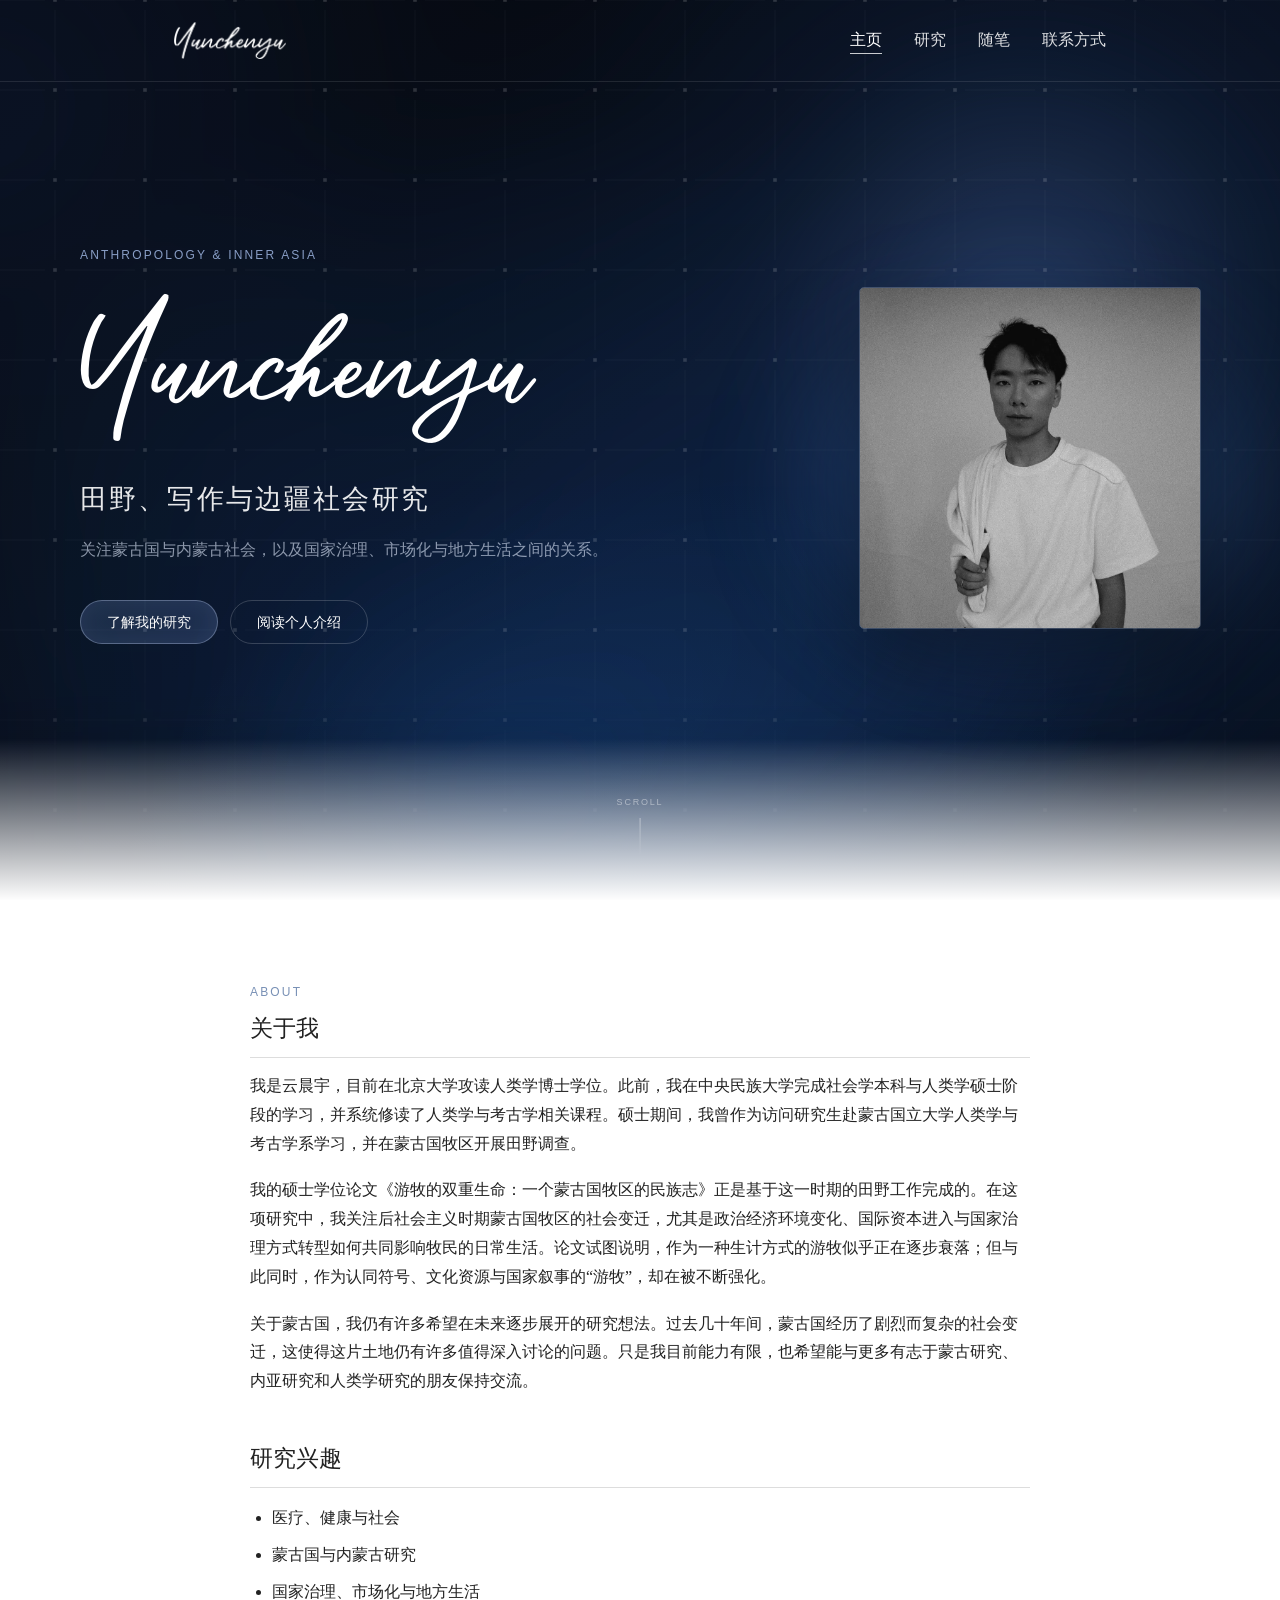
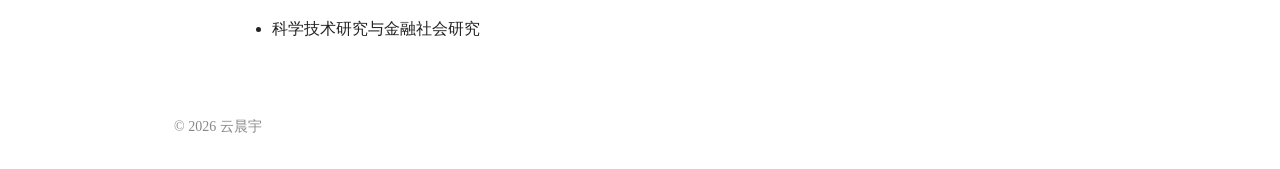
<file: index.html>
<!DOCTYPE html>
<html lang="zh-CN">
<head>
  <meta charset="UTF-8">
  <meta name="viewport" content="width=device-width, initial-scale=1.0">
  <title>云晨宇</title>
  <link rel="stylesheet" href="style.css">
  <script src="particles.js" defer></script>
</head>

<body class="home-page">
  <header class="site-header home-header">
    <nav class="navbar">
      <a class="site-title" href="index.html" aria-label="云晨宇主页">
        <img class="site-signature" src="assets/signature.png" alt="Yun Chenyu">
      </a>
      <div class="nav-links">
        <a href="index.html" aria-current="page">主页</a>
        <a href="research.html">研究</a>
        <a href="essays.html">随笔</a>
        <a href="contact.html">联系方式</a>
      </div>
    </nav>
  </header>

  <section class="home-hero" data-particle-hero aria-labelledby="hero-title">
    <div class="hero-aurora" aria-hidden="true"></div>
    <canvas class="particle-grid" aria-hidden="true"></canvas>

    <div class="hero-shell">
      <div class="hero-copy">
        <p class="hero-kicker">Anthropology &amp; Inner Asia</p>
        <h1 id="hero-title">
          <img class="hero-signature" src="assets/signature.png" alt="Yun Chenyu">
        </h1>
        <p class="hero-lead">田野、写作与边疆社会研究</p>
        <p class="hero-description">
          关注蒙古国与内蒙古社会，以及国家治理、市场化与地方生活之间的关系。
        </p>
        <div class="hero-actions">
          <a class="hero-button hero-button-primary" href="research.html">了解我的研究</a>
          <a class="hero-button hero-button-secondary" href="#about">阅读个人介绍</a>
        </div>
      </div>

      <figure class="hero-portrait">
        <div class="hero-portrait-glow" aria-hidden="true"></div>
        <img src="assets/profile.jpg" alt="云晨宇的个人照片" width="600" height="900" fetchpriority="high" decoding="async">
      </figure>
    </div>

    <a class="hero-scroll" href="#about" aria-label="向下阅读个人介绍">
      <span>Scroll</span>
      <i aria-hidden="true"></i>
    </a>
  </section>

  <main id="about" class="container home-intro">
    <article class="home-intro-copy">
      <p class="section-label">About</p>
      <h2>关于我</h2>

      <p>
        我是云晨宇，目前在北京大学攻读人类学博士学位。此前，我在中央民族大学完成社会学本科与人类学硕士阶段的学习，并系统修读了人类学与考古学相关课程。硕士期间，我曾作为访问研究生赴蒙古国立大学人类学与考古学系学习，并在蒙古国牧区开展田野调查。
      </p>

      <p>
        我的硕士学位论文《游牧的双重生命：一个蒙古国牧区的民族志》正是基于这一时期的田野工作完成的。在这项研究中，我关注后社会主义时期蒙古国牧区的社会变迁，尤其是政治经济环境变化、国际资本进入与国家治理方式转型如何共同影响牧民的日常生活。论文试图说明，作为一种生计方式的游牧似乎正在逐步衰落；但与此同时，作为认同符号、文化资源与国家叙事的“游牧”，却在被不断强化。
      </p>

      <p>
        关于蒙古国，我仍有许多希望在未来逐步展开的研究想法。过去几十年间，蒙古国经历了剧烈而复杂的社会变迁，这使得这片土地仍有许多值得深入讨论的问题。只是我目前能力有限，也希望能与更多有志于蒙古研究、内亚研究和人类学研究的朋友保持交流。
      </p>

      <h2>研究兴趣</h2>

      <ul>
        <li>医疗、健康与社会</li>
        <li>蒙古国与内蒙古研究</li>
        <li>国家治理、市场化与地方生活</li>
        <li>科学技术研究与金融社会研究</li>
      </ul>
    </article>
  </main>

  <footer class="site-footer">
    © 2026 云晨宇
  </footer>
</body>
</html>
</file>
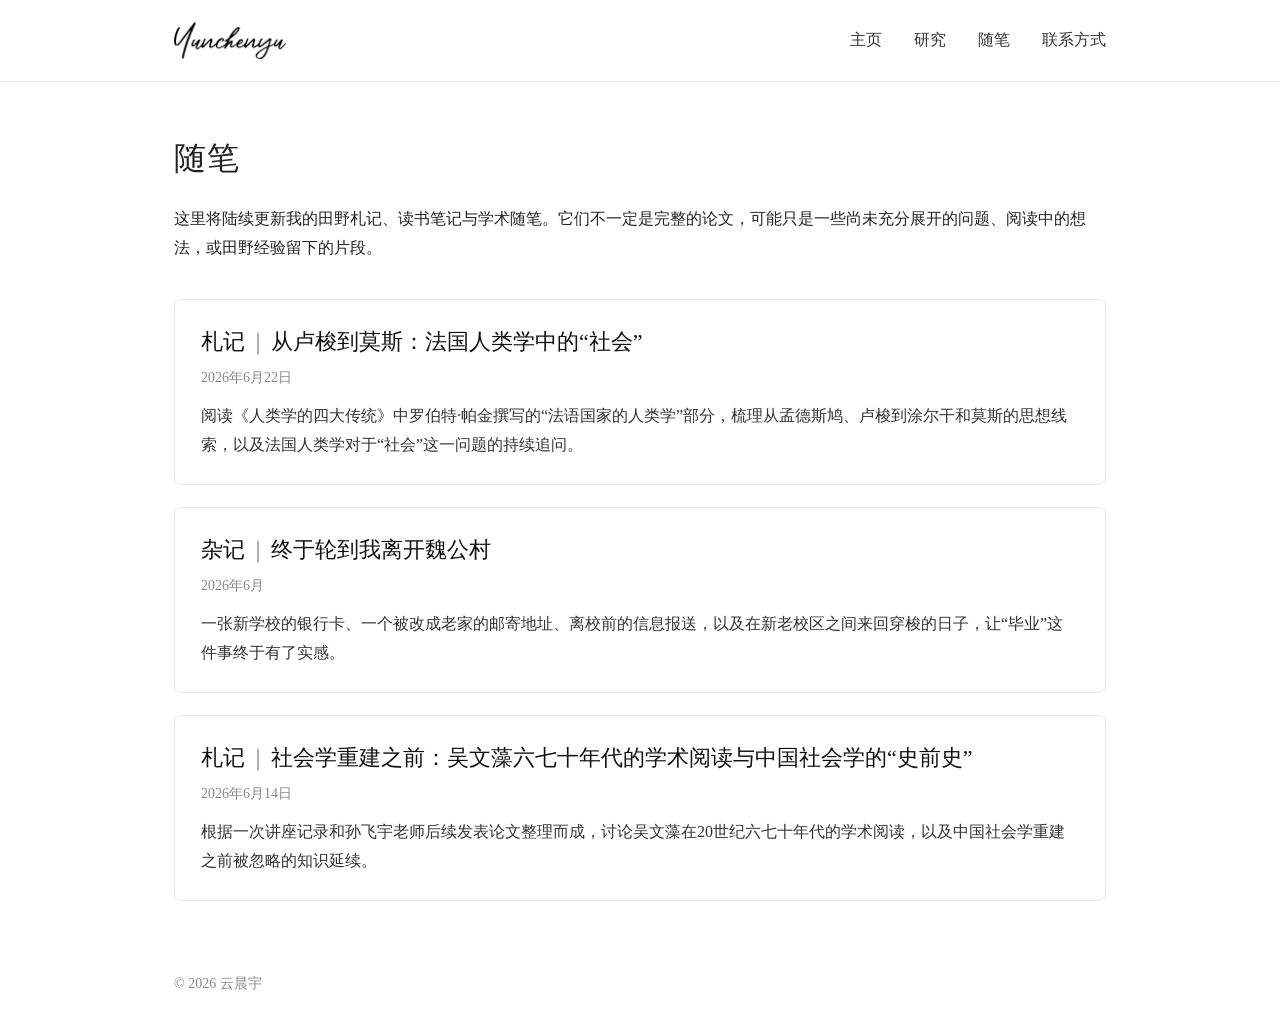
<file: essays.html>
<!DOCTYPE html>
<html lang="zh-CN">
<head>
  <meta charset="UTF-8">
  <meta name="viewport" content="width=device-width, initial-scale=1.0">

  <title>随笔｜云晨宇</title>

  <meta
    name="description"
    content="云晨宇的田野札记、读书笔记与学术随笔。"
  >

  <link rel="stylesheet" href="style.css">
</head>

<body>
  <header class="site-header">
    <nav class="navbar">
      <a class="site-title" href="index.html" aria-label="云晨宇主页">
        <img class="site-signature" src="assets/signature.png" alt="Yun Chenyu">
      </a>

      <div class="nav-links">
        <a href="index.html">主页</a>
        <a href="research.html">研究</a>
        <a href="essays.html">随笔</a>
        <a href="contact.html">联系方式</a>
      </div>
    </nav>
  </header>

  <main class="container">
    <h1>随笔</h1>

    <p>
      这里将陆续更新我的田野札记、读书笔记与学术随笔。它们不一定是完整的论文，可能只是一些尚未充分展开的问题、阅读中的想法，或田野经验留下的片段。
    </p>

    <section class="essay-index">
      <ul class="essay-list">

        <li class="essay-item">
          <a
            class="essay-title"
            href="essays/french-anthropology.html"
          >
            <span class="essay-tag">札记</span><span class="essay-separator">｜</span>从卢梭到莫斯：法国人类学中的“社会”
          </a>

          <span class="essay-date">2026年6月22日</span>

          <p class="essay-summary">
            阅读《人类学的四大传统》中罗伯特·帕金撰写的“法语国家的人类学”部分，梳理从孟德斯鸠、卢梭到涂尔干和莫斯的思想线索，以及法国人类学对于“社会”这一问题的持续追问。
          </p>
        </li>

        <li class="essay-item">
          <a
            class="essay-title"
            href="essays/weigongcun.html"
          >
            <span class="essay-tag">杂记</span><span class="essay-separator">｜</span>终于轮到我离开魏公村
          </a>

          <span class="essay-date">2026年6月</span>

          <p class="essay-summary">
            一张新学校的银行卡、一个被改成老家的邮寄地址、离校前的信息报送，以及在新老校区之间来回穿梭的日子，让“毕业”这件事终于有了实感。
          </p>
        </li>

        <li class="essay-item">
          <a
            class="essay-title"
            href="essays/wu-wenzao-sociology.html"
          >
            <span class="essay-tag">札记</span><span class="essay-separator">｜</span>社会学重建之前：吴文藻六七十年代的学术阅读与中国社会学的“史前史”
          </a>

          <span class="essay-date">2026年6月14日</span>

          <p class="essay-summary">
            根据一次讲座记录和孙飞宇老师后续发表论文整理而成，讨论吴文藻在20世纪六七十年代的学术阅读，以及中国社会学重建之前被忽略的知识延续。
          </p>
        </li>

      </ul>
    </section>
  </main>

  <footer class="site-footer">
    © 2026 云晨宇
  </footer>
</body>
</html>
</file>
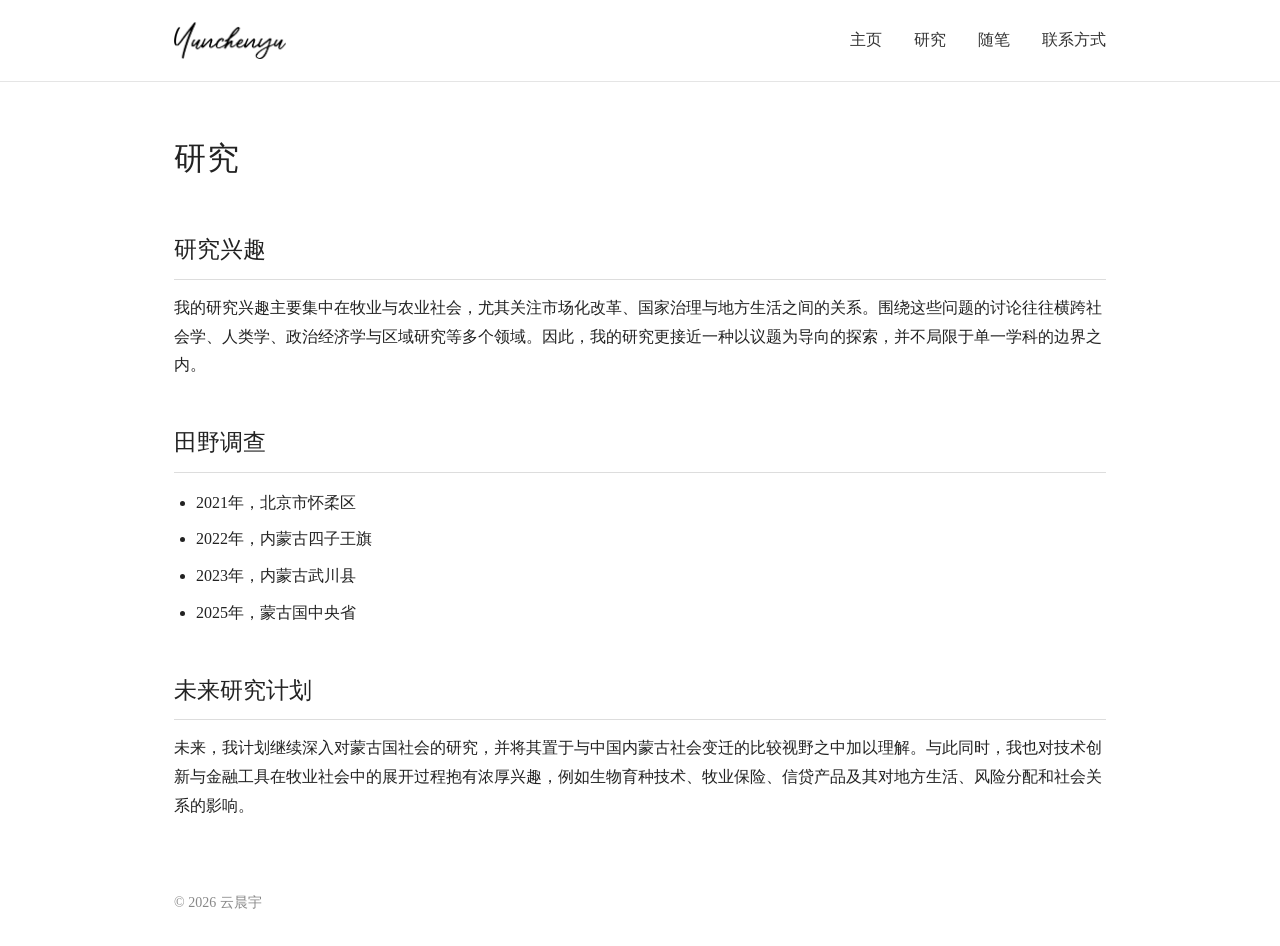
<file: research.html>
<!DOCTYPE html>
<html lang="zh-CN">
<head>
  <meta charset="UTF-8">
  <meta name="viewport" content="width=device-width, initial-scale=1.0">
  <title>研究｜云晨宇</title>
  <link rel="stylesheet" href="style.css">
</head>

<body>
  <header class="site-header">
    <nav class="navbar">
      <a class="site-title" href="index.html" aria-label="云晨宇主页">
        <img class="site-signature" src="assets/signature.png" alt="Yun Chenyu">
      </a>
      <div class="nav-links">
        <a href="index.html">主页</a>
        <a href="research.html">研究</a>
        <a href="essays.html">随笔</a>
        <a href="contact.html">联系方式</a>
      </div>
    </nav>
  </header>

  <main class="container">
    <h1>研究</h1>

    <h2>研究兴趣</h2>

    <p>
      我的研究兴趣主要集中在牧业与农业社会，尤其关注市场化改革、国家治理与地方生活之间的关系。围绕这些问题的讨论往往横跨社会学、人类学、政治经济学与区域研究等多个领域。因此，我的研究更接近一种以议题为导向的探索，并不局限于单一学科的边界之内。
    </p>

    <h2>田野调查</h2>

    <ul>
      <li>2021年，北京市怀柔区</li>
      <li>2022年，内蒙古四子王旗</li>
      <li>2023年，内蒙古武川县</li>
      <li>2025年，蒙古国中央省</li>
    </ul>

    <h2>未来研究计划</h2>

    <p>
      未来，我计划继续深入对蒙古国社会的研究，并将其置于与中国内蒙古社会变迁的比较视野之中加以理解。与此同时，我也对技术创新与金融工具在牧业社会中的展开过程抱有浓厚兴趣，例如生物育种技术、牧业保险、信贷产品及其对地方生活、风险分配和社会关系的影响。
    </p>
  </main>

  <footer class="site-footer">
    © 2026 云晨宇
  </footer>
</body>
</html>
</file>
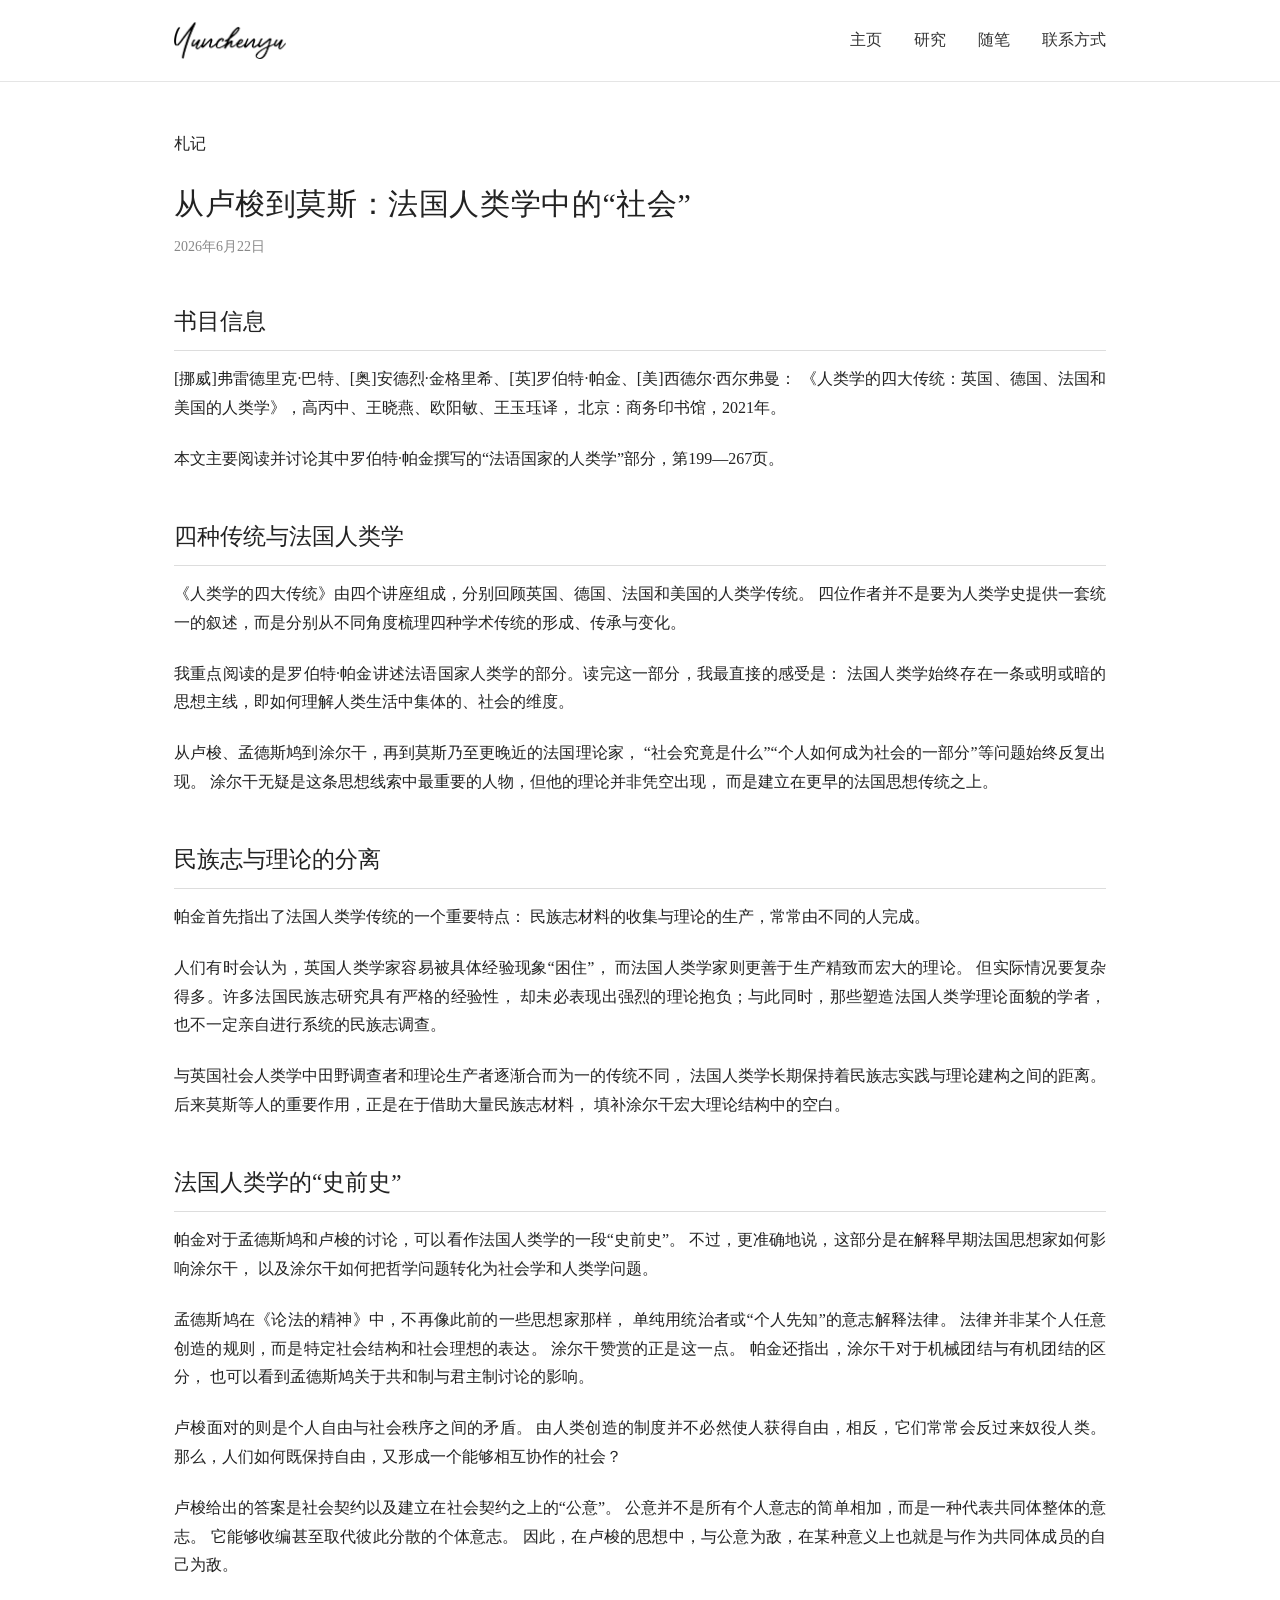
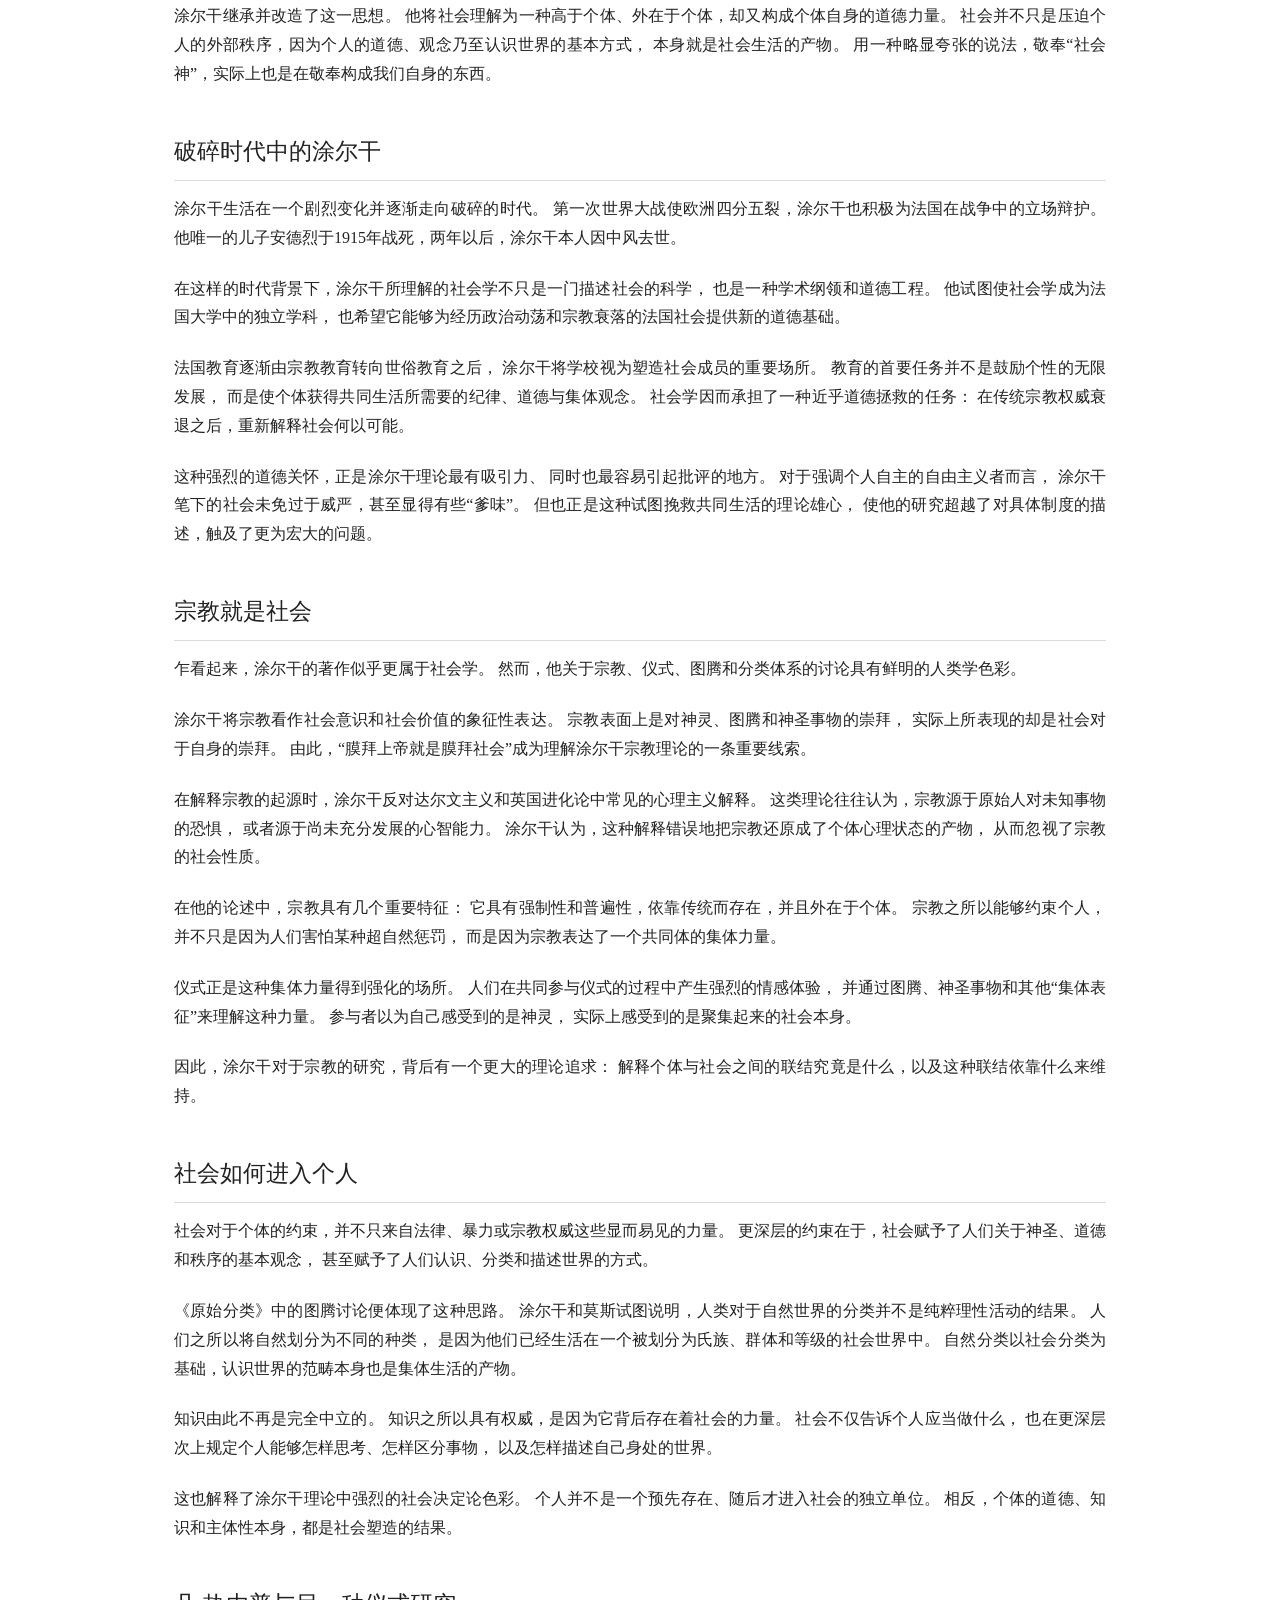
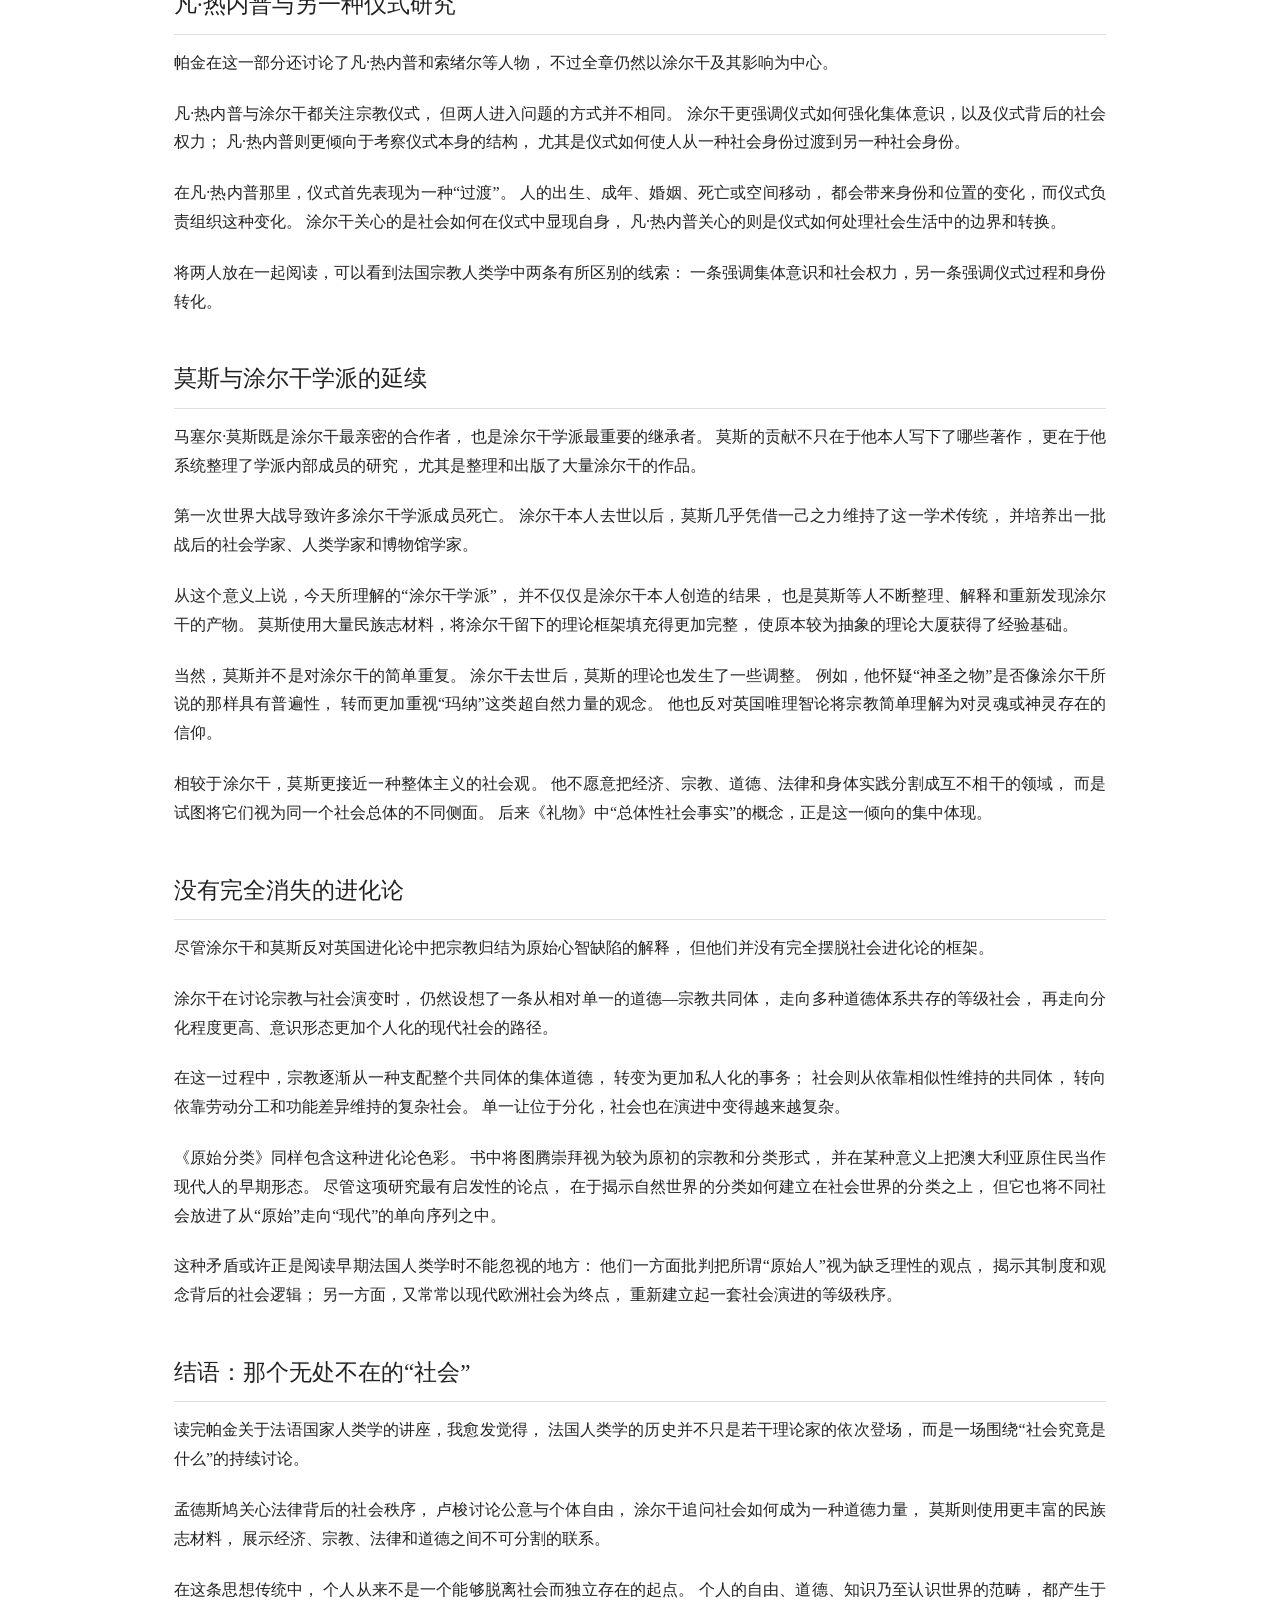
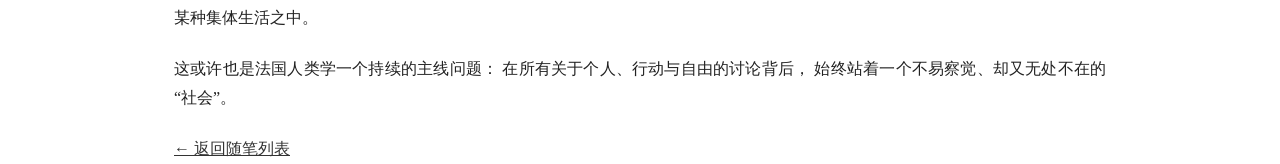
<file: essays/french-anthropology.html>
<!DOCTYPE html>
<html lang="zh-CN">
<head>
  <meta charset="UTF-8">
  <meta name="viewport" content="width=device-width, initial-scale=1.0">

  <title>从卢梭到莫斯：法国人类学中的“社会”｜云晨宇</title>

  <meta
    name="description"
    content="阅读《人类学的四大传统》中罗伯特·帕金所撰“法语国家的人类学”部分的一则札记。"
  >

  <link rel="stylesheet" href="../style.css">
</head>

<body>

  <header class="site-header">
    <nav class="navbar">
      <a class="site-title" href="../index.html" aria-label="云晨宇主页">
        <img class="site-signature" src="../assets/signature.png" alt="Yun Chenyu">
      </a>

      <div class="nav-links">
        <a href="../index.html">主页</a>
        <a href="../research.html">研究</a>
        <a href="../essays.html">随笔</a>
        <a href="../contact.html">联系方式</a>
      </div>
    </nav>
  </header>

  <main class="container">

    <article class="essay-article">

      <header class="essay-header">
        <p class="essay-category">札记</p>

        <h1>从卢梭到莫斯：法国人类学中的“社会”</h1>

        <p class="essay-date">2026年6月22日</p>
      </header>

      <section class="essay-content">

        <h2>书目信息</h2>

        <p>
          [挪威]弗雷德里克·巴特、[奥]安德烈·金格里希、[英]罗伯特·帕金、[美]西德尔·西尔弗曼：
          《人类学的四大传统：英国、德国、法国和美国的人类学》，高丙中、王晓燕、欧阳敏、王玉珏译，
          北京：商务印书馆，2021年。
        </p>

        <p>
          本文主要阅读并讨论其中罗伯特·帕金撰写的“法语国家的人类学”部分，第199—267页。
        </p>

        <h2>四种传统与法国人类学</h2>

        <p>
          《人类学的四大传统》由四个讲座组成，分别回顾英国、德国、法国和美国的人类学传统。
          四位作者并不是要为人类学史提供一套统一的叙述，而是分别从不同角度梳理四种学术传统的形成、传承与变化。
        </p>

        <p>
          我重点阅读的是罗伯特·帕金讲述法语国家人类学的部分。读完这一部分，我最直接的感受是：
          法国人类学始终存在一条或明或暗的思想主线，即如何理解人类生活中集体的、社会的维度。
        </p>

        <p>
          从卢梭、孟德斯鸠到涂尔干，再到莫斯乃至更晚近的法国理论家，
          “社会究竟是什么”“个人如何成为社会的一部分”等问题始终反复出现。
          涂尔干无疑是这条思想线索中最重要的人物，但他的理论并非凭空出现，
          而是建立在更早的法国思想传统之上。
        </p>

        <h2>民族志与理论的分离</h2>

        <p>
          帕金首先指出了法国人类学传统的一个重要特点：
          民族志材料的收集与理论的生产，常常由不同的人完成。
        </p>

        <p>
          人们有时会认为，英国人类学家容易被具体经验现象“困住”，
          而法国人类学家则更善于生产精致而宏大的理论。
          但实际情况要复杂得多。许多法国民族志研究具有严格的经验性，
          却未必表现出强烈的理论抱负；与此同时，那些塑造法国人类学理论面貌的学者，
          也不一定亲自进行系统的民族志调查。
        </p>

        <p>
          与英国社会人类学中田野调查者和理论生产者逐渐合而为一的传统不同，
          法国人类学长期保持着民族志实践与理论建构之间的距离。
          后来莫斯等人的重要作用，正是在于借助大量民族志材料，
          填补涂尔干宏大理论结构中的空白。
        </p>

        <h2>法国人类学的“史前史”</h2>

        <p>
          帕金对于孟德斯鸠和卢梭的讨论，可以看作法国人类学的一段“史前史”。
          不过，更准确地说，这部分是在解释早期法国思想家如何影响涂尔干，
          以及涂尔干如何把哲学问题转化为社会学和人类学问题。
        </p>

        <p>
          孟德斯鸠在《论法的精神》中，不再像此前的一些思想家那样，
          单纯用统治者或“个人先知”的意志解释法律。
          法律并非某个人任意创造的规则，而是特定社会结构和社会理想的表达。
          涂尔干赞赏的正是这一点。
          帕金还指出，涂尔干对于机械团结与有机团结的区分，
          也可以看到孟德斯鸠关于共和制与君主制讨论的影响。
        </p>

        <p>
          卢梭面对的则是个人自由与社会秩序之间的矛盾。
          由人类创造的制度并不必然使人获得自由，相反，它们常常会反过来奴役人类。
          那么，人们如何既保持自由，又形成一个能够相互协作的社会？
        </p>

        <p>
          卢梭给出的答案是社会契约以及建立在社会契约之上的“公意”。
          公意并不是所有个人意志的简单相加，而是一种代表共同体整体的意志。
          它能够收编甚至取代彼此分散的个体意志。
          因此，在卢梭的思想中，与公意为敌，在某种意义上也就是与作为共同体成员的自己为敌。
        </p>

        <p>
          涂尔干继承并改造了这一思想。
          他将社会理解为一种高于个体、外在于个体，却又构成个体自身的道德力量。
          社会并不只是压迫个人的外部秩序，因为个人的道德、观念乃至认识世界的基本方式，
          本身就是社会生活的产物。
          用一种略显夸张的说法，敬奉“社会神”，实际上也是在敬奉构成我们自身的东西。
        </p>

        <h2>破碎时代中的涂尔干</h2>

        <p>
          涂尔干生活在一个剧烈变化并逐渐走向破碎的时代。
          第一次世界大战使欧洲四分五裂，涂尔干也积极为法国在战争中的立场辩护。
          他唯一的儿子安德烈于1915年战死，两年以后，涂尔干本人因中风去世。
        </p>

        <p>
          在这样的时代背景下，涂尔干所理解的社会学不只是一门描述社会的科学，
          也是一种学术纲领和道德工程。
          他试图使社会学成为法国大学中的独立学科，
          也希望它能够为经历政治动荡和宗教衰落的法国社会提供新的道德基础。
        </p>

        <p>
          法国教育逐渐由宗教教育转向世俗教育之后，
          涂尔干将学校视为塑造社会成员的重要场所。
          教育的首要任务并不是鼓励个性的无限发展，
          而是使个体获得共同生活所需要的纪律、道德与集体观念。
          社会学因而承担了一种近乎道德拯救的任务：
          在传统宗教权威衰退之后，重新解释社会何以可能。
        </p>

        <p>
          这种强烈的道德关怀，正是涂尔干理论最有吸引力、
          同时也最容易引起批评的地方。
          对于强调个人自主的自由主义者而言，
          涂尔干笔下的社会未免过于威严，甚至显得有些“爹味”。
          但也正是这种试图挽救共同生活的理论雄心，
          使他的研究超越了对具体制度的描述，触及了更为宏大的问题。
        </p>

        <h2>宗教就是社会</h2>

        <p>
          乍看起来，涂尔干的著作似乎更属于社会学。
          然而，他关于宗教、仪式、图腾和分类体系的讨论具有鲜明的人类学色彩。
        </p>

        <p>
          涂尔干将宗教看作社会意识和社会价值的象征性表达。
          宗教表面上是对神灵、图腾和神圣事物的崇拜，
          实际上所表现的却是社会对于自身的崇拜。
          由此，“膜拜上帝就是膜拜社会”成为理解涂尔干宗教理论的一条重要线索。
        </p>

        <p>
          在解释宗教的起源时，涂尔干反对达尔文主义和英国进化论中常见的心理主义解释。
          这类理论往往认为，宗教源于原始人对未知事物的恐惧，
          或者源于尚未充分发展的心智能力。
          涂尔干认为，这种解释错误地把宗教还原成了个体心理状态的产物，
          从而忽视了宗教的社会性质。
        </p>

        <p>
          在他的论述中，宗教具有几个重要特征：
          它具有强制性和普遍性，依靠传统而存在，并且外在于个体。
          宗教之所以能够约束个人，并不只是因为人们害怕某种超自然惩罚，
          而是因为宗教表达了一个共同体的集体力量。
        </p>

        <p>
          仪式正是这种集体力量得到强化的场所。
          人们在共同参与仪式的过程中产生强烈的情感体验，
          并通过图腾、神圣事物和其他“集体表征”来理解这种力量。
          参与者以为自己感受到的是神灵，
          实际上感受到的是聚集起来的社会本身。
        </p>

        <p>
          因此，涂尔干对于宗教的研究，背后有一个更大的理论追求：
          解释个体与社会之间的联结究竟是什么，以及这种联结依靠什么来维持。
        </p>

        <h2>社会如何进入个人</h2>

        <p>
          社会对于个体的约束，并不只来自法律、暴力或宗教权威这些显而易见的力量。
          更深层的约束在于，社会赋予了人们关于神圣、道德和秩序的基本观念，
          甚至赋予了人们认识、分类和描述世界的方式。
        </p>

        <p>
          《原始分类》中的图腾讨论便体现了这种思路。
          涂尔干和莫斯试图说明，人类对于自然世界的分类并不是纯粹理性活动的结果。
          人们之所以将自然划分为不同的种类，
          是因为他们已经生活在一个被划分为氏族、群体和等级的社会世界中。
          自然分类以社会分类为基础，认识世界的范畴本身也是集体生活的产物。
        </p>

        <p>
          知识由此不再是完全中立的。
          知识之所以具有权威，是因为它背后存在着社会的力量。
          社会不仅告诉个人应当做什么，
          也在更深层次上规定个人能够怎样思考、怎样区分事物，
          以及怎样描述自己身处的世界。
        </p>

        <p>
          这也解释了涂尔干理论中强烈的社会决定论色彩。
          个人并不是一个预先存在、随后才进入社会的独立单位。
          相反，个体的道德、知识和主体性本身，都是社会塑造的结果。
        </p>

        <h2>凡·热内普与另一种仪式研究</h2>

        <p>
          帕金在这一部分还讨论了凡·热内普和索绪尔等人物，
          不过全章仍然以涂尔干及其影响为中心。
        </p>

        <p>
          凡·热内普与涂尔干都关注宗教仪式，
          但两人进入问题的方式并不相同。
          涂尔干更强调仪式如何强化集体意识，以及仪式背后的社会权力；
          凡·热内普则更倾向于考察仪式本身的结构，
          尤其是仪式如何使人从一种社会身份过渡到另一种社会身份。
        </p>

        <p>
          在凡·热内普那里，仪式首先表现为一种“过渡”。
          人的出生、成年、婚姻、死亡或空间移动，
          都会带来身份和位置的变化，而仪式负责组织这种变化。
          涂尔干关心的是社会如何在仪式中显现自身，
          凡·热内普关心的则是仪式如何处理社会生活中的边界和转换。
        </p>

        <p>
          将两人放在一起阅读，可以看到法国宗教人类学中两条有所区别的线索：
          一条强调集体意识和社会权力，另一条强调仪式过程和身份转化。
        </p>

        <h2>莫斯与涂尔干学派的延续</h2>

        <p>
          马塞尔·莫斯既是涂尔干最亲密的合作者，
          也是涂尔干学派最重要的继承者。
          莫斯的贡献不只在于他本人写下了哪些著作，
          更在于他系统整理了学派内部成员的研究，
          尤其是整理和出版了大量涂尔干的作品。
        </p>

        <p>
          第一次世界大战导致许多涂尔干学派成员死亡。
          涂尔干本人去世以后，莫斯几乎凭借一己之力维持了这一学术传统，
          并培养出一批战后的社会学家、人类学家和博物馆学家。
        </p>

        <p>
          从这个意义上说，今天所理解的“涂尔干学派”，
          并不仅仅是涂尔干本人创造的结果，
          也是莫斯等人不断整理、解释和重新发现涂尔干的产物。
          莫斯使用大量民族志材料，将涂尔干留下的理论框架填充得更加完整，
          使原本较为抽象的理论大厦获得了经验基础。
        </p>

        <p>
          当然，莫斯并不是对涂尔干的简单重复。
          涂尔干去世后，莫斯的理论也发生了一些调整。
          例如，他怀疑“神圣之物”是否像涂尔干所说的那样具有普遍性，
          转而更加重视“玛纳”这类超自然力量的观念。
          他也反对英国唯理智论将宗教简单理解为对灵魂或神灵存在的信仰。
        </p>

        <p>
          相较于涂尔干，莫斯更接近一种整体主义的社会观。
          他不愿意把经济、宗教、道德、法律和身体实践分割成互不相干的领域，
          而是试图将它们视为同一个社会总体的不同侧面。
          后来《礼物》中“总体性社会事实”的概念，正是这一倾向的集中体现。
        </p>

        <h2>没有完全消失的进化论</h2>

        <p>
          尽管涂尔干和莫斯反对英国进化论中把宗教归结为原始心智缺陷的解释，
          但他们并没有完全摆脱社会进化论的框架。
        </p>

        <p>
          涂尔干在讨论宗教与社会演变时，
          仍然设想了一条从相对单一的道德—宗教共同体，
          走向多种道德体系共存的等级社会，
          再走向分化程度更高、意识形态更加个人化的现代社会的路径。
        </p>

        <p>
          在这一过程中，宗教逐渐从一种支配整个共同体的集体道德，
          转变为更加私人化的事务；
          社会则从依靠相似性维持的共同体，
          转向依靠劳动分工和功能差异维持的复杂社会。
          单一让位于分化，社会也在演进中变得越来越复杂。
        </p>

        <p>
          《原始分类》同样包含这种进化论色彩。
          书中将图腾崇拜视为较为原初的宗教和分类形式，
          并在某种意义上把澳大利亚原住民当作现代人的早期形态。
          尽管这项研究最有启发性的论点，
          在于揭示自然世界的分类如何建立在社会世界的分类之上，
          但它也将不同社会放进了从“原始”走向“现代”的单向序列之中。
        </p>

        <p>
          这种矛盾或许正是阅读早期法国人类学时不能忽视的地方：
          他们一方面批判把所谓“原始人”视为缺乏理性的观点，
          揭示其制度和观念背后的社会逻辑；
          另一方面，又常常以现代欧洲社会为终点，
          重新建立起一套社会演进的等级秩序。
        </p>

        <h2>结语：那个无处不在的“社会”</h2>

        <p>
          读完帕金关于法语国家人类学的讲座，我愈发觉得，
          法国人类学的历史并不只是若干理论家的依次登场，
          而是一场围绕“社会究竟是什么”的持续讨论。
        </p>

        <p>
          孟德斯鸠关心法律背后的社会秩序，
          卢梭讨论公意与个体自由，
          涂尔干追问社会如何成为一种道德力量，
          莫斯则使用更丰富的民族志材料，
          展示经济、宗教、法律和道德之间不可分割的联系。
        </p>

        <p>
          在这条思想传统中，
          个人从来不是一个能够脱离社会而独立存在的起点。
          个人的自由、道德、知识乃至认识世界的范畴，
          都产生于某种集体生活之中。
        </p>

        <p>
          这或许也是法国人类学一个持续的主线问题：
          在所有关于个人、行动与自由的讨论背后，
          始终站着一个不易察觉、却又无处不在的“社会”。
        </p>

      </section>

      <footer class="essay-footer">
        <a href="../essays.html">← 返回随笔列表</a>
      </footer>

    </article>

  </main>

</body>
</html>
</file>
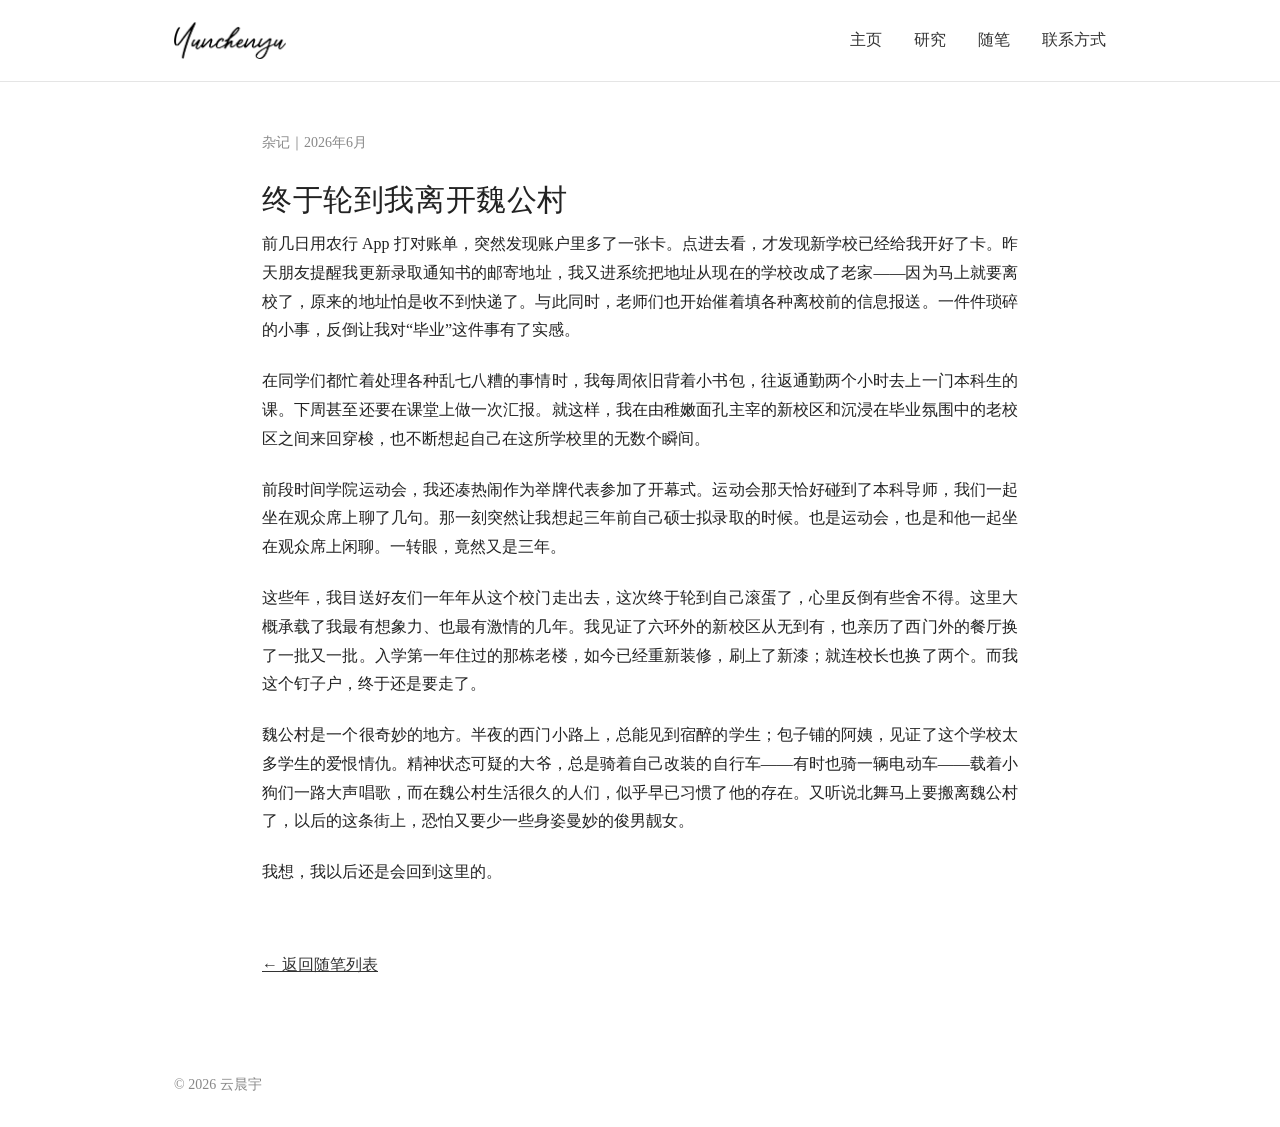
<file: essays/weigongcun.html>
<!DOCTYPE html>
<html lang="zh-CN">
<head>
  <meta charset="UTF-8">
  <meta name="viewport" content="width=device-width, initial-scale=1.0">
  <title>终于轮到我离开魏公村｜云晨宇</title>
  <link rel="stylesheet" href="../style.css">
</head>

<body>
  <header class="site-header">
    <nav class="navbar">
      <a class="site-title" href="../index.html" aria-label="云晨宇主页">
        <img class="site-signature" src="../assets/signature.png" alt="Yun Chenyu">
      </a>

      <div class="nav-links">
        <a href="../index.html">主页</a>
        <a href="../research.html">研究</a>
        <a href="../essays.html">随笔</a>
        <a href="../contact.html">联系方式</a>
      </div>
    </nav>
  </header>

  <main class="container essay-page">
    <article class="essay-article">
      <p class="essay-meta">杂记｜2026年6月</p>

      <h1>终于轮到我离开魏公村</h1>

      <p>
        前几日用农行 App 打对账单，突然发现账户里多了一张卡。点进去看，才发现新学校已经给我开好了卡。昨天朋友提醒我更新录取通知书的邮寄地址，我又进系统把地址从现在的学校改成了老家——因为马上就要离校了，原来的地址怕是收不到快递了。与此同时，老师们也开始催着填各种离校前的信息报送。一件件琐碎的小事，反倒让我对“毕业”这件事有了实感。
      </p>

      <p>
        在同学们都忙着处理各种乱七八糟的事情时，我每周依旧背着小书包，往返通勤两个小时去上一门本科生的课。下周甚至还要在课堂上做一次汇报。就这样，我在由稚嫩面孔主宰的新校区和沉浸在毕业氛围中的老校区之间来回穿梭，也不断想起自己在这所学校里的无数个瞬间。
      </p>

      <p>
        前段时间学院运动会，我还凑热闹作为举牌代表参加了开幕式。运动会那天恰好碰到了本科导师，我们一起坐在观众席上聊了几句。那一刻突然让我想起三年前自己硕士拟录取的时候。也是运动会，也是和他一起坐在观众席上闲聊。一转眼，竟然又是三年。
      </p>

      <p>
        这些年，我目送好友们一年年从这个校门走出去，这次终于轮到自己滚蛋了，心里反倒有些舍不得。这里大概承载了我最有想象力、也最有激情的几年。我见证了六环外的新校区从无到有，也亲历了西门外的餐厅换了一批又一批。入学第一年住过的那栋老楼，如今已经重新装修，刷上了新漆；就连校长也换了两个。而我这个钉子户，终于还是要走了。
      </p>

      <p>
        魏公村是一个很奇妙的地方。半夜的西门小路上，总能见到宿醉的学生；包子铺的阿姨，见证了这个学校太多学生的爱恨情仇。精神状态可疑的大爷，总是骑着自己改装的自行车——有时也骑一辆电动车——载着小狗们一路大声唱歌，而在魏公村生活很久的人们，似乎早已习惯了他的存在。又听说北舞马上要搬离魏公村了，以后的这条街上，恐怕又要少一些身姿曼妙的俊男靓女。
      </p>

      <p>
        我想，我以后还是会回到这里的。
      </p>

      <p class="back-link">
        <a href="../essays.html">← 返回随笔列表</a>
      </p>
    </article>
  </main>

  <footer class="site-footer">
    © 2026 云晨宇
  </footer>
</body>
</html>
</file>
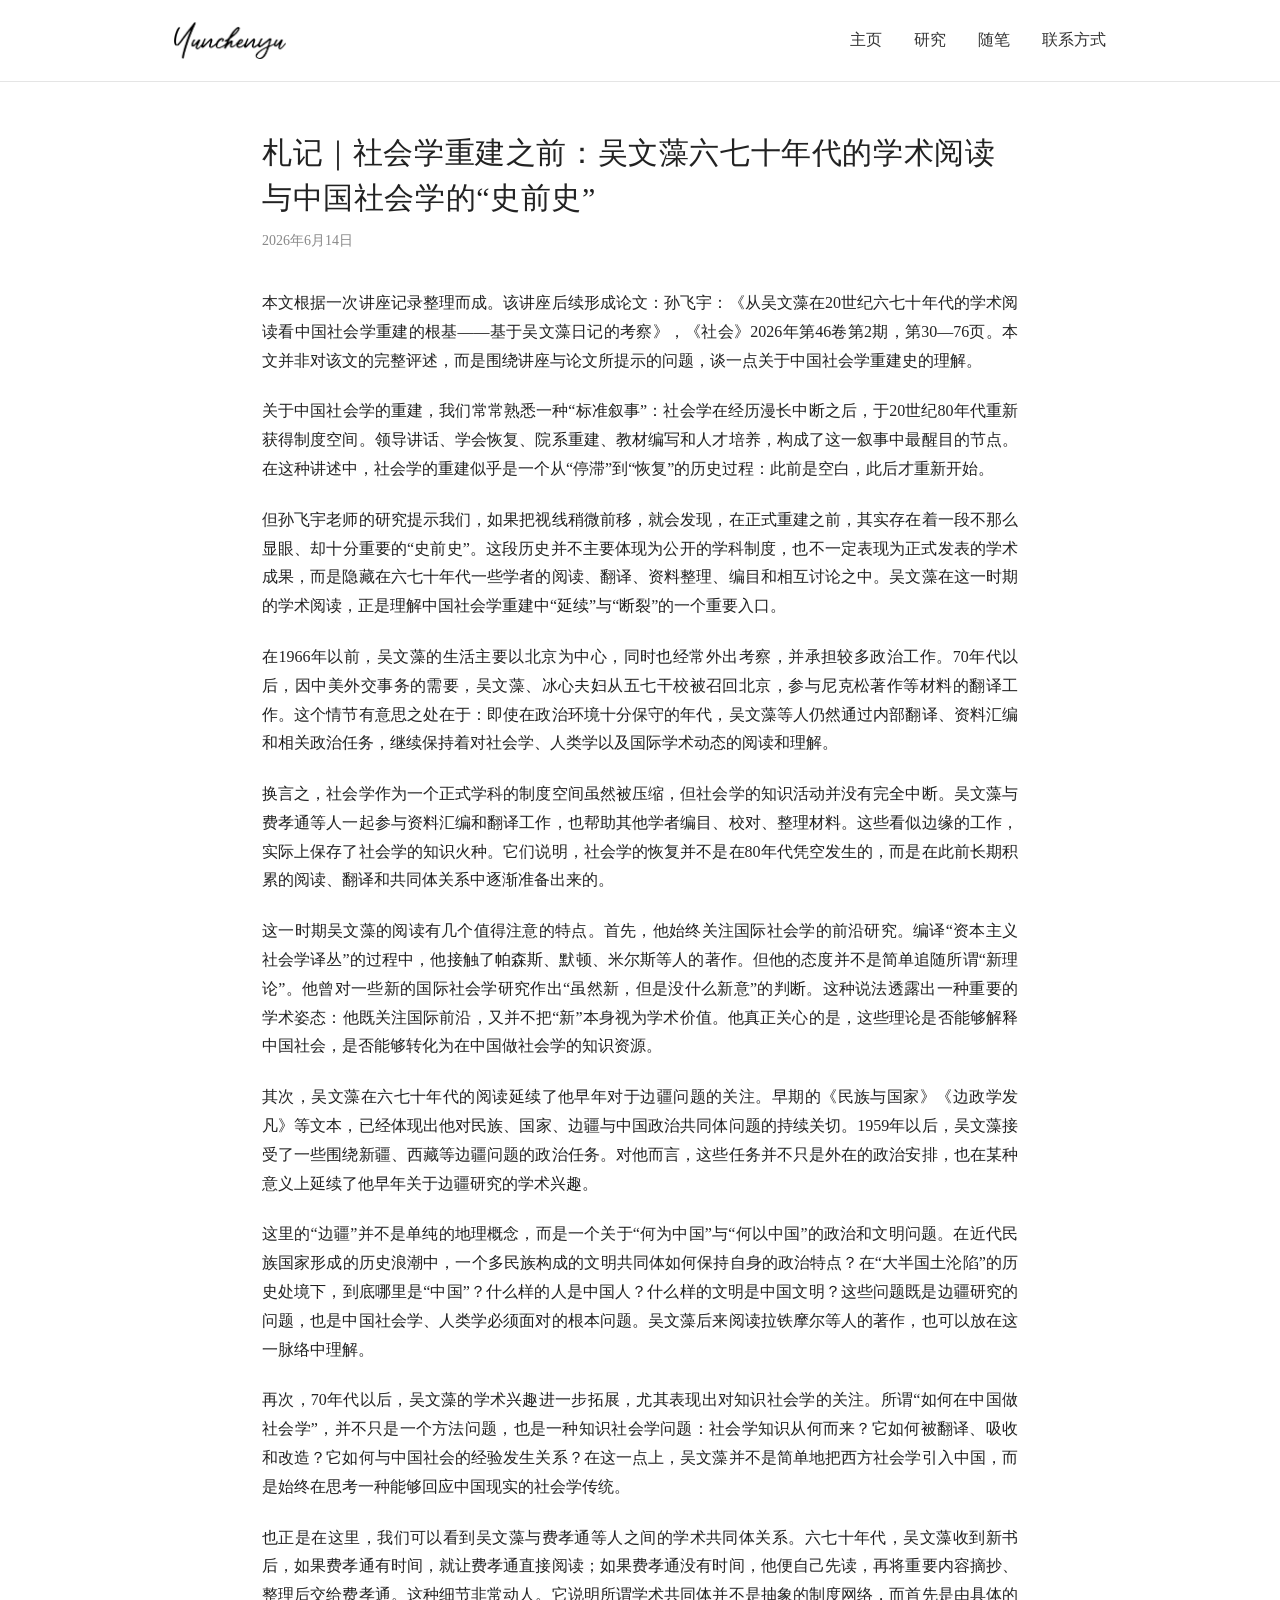
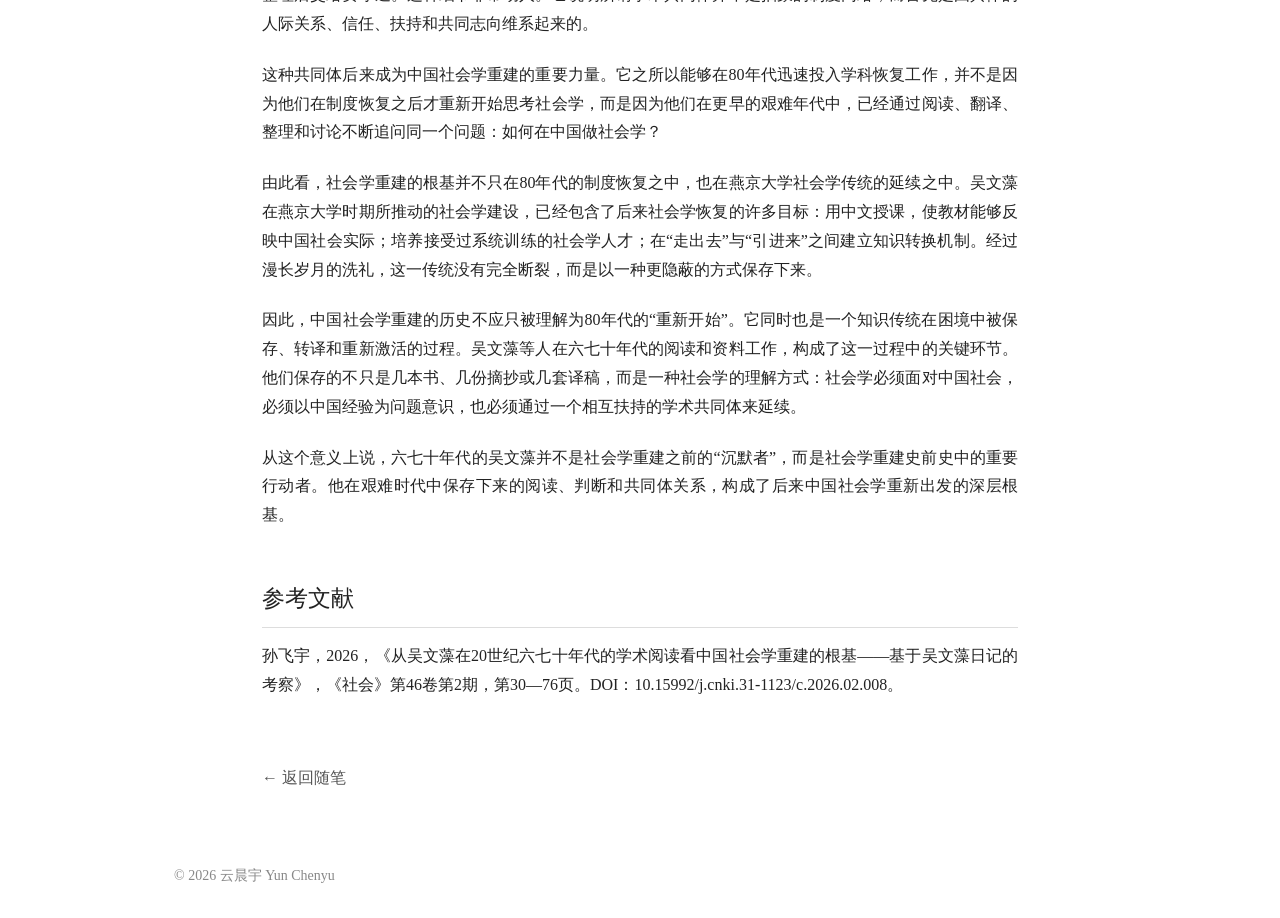
<file: essays/wu-wenzao-sociology.html>
<!DOCTYPE html>
<html lang="zh-CN">
<head>
  <meta charset="UTF-8">
  <meta name="viewport" content="width=device-width, initial-scale=1.0">
  <title>札记｜社会学重建之前：吴文藻六七十年代的学术阅读与中国社会学的“史前史”</title>
  <link rel="stylesheet" href="../style.css">
</head>

<body>

  <header class="site-header">
    <div class="navbar">
      <a class="site-title" href="../index.html" aria-label="云晨宇主页">
        <img class="site-signature" src="../assets/signature.png" alt="Yun Chenyu">
      </a>

      <nav class="nav-links">
        <a href="../index.html">主页</a>
        <a href="../research.html">研究</a>
        <a href="../essays.html">随笔</a>
        <a href="../contact.html">联系方式</a>
      </nav>
    </div>
  </header>

  <main class="container article-page">

    <article>
      <h1 class="article-title">札记｜社会学重建之前：吴文藻六七十年代的学术阅读与中国社会学的“史前史”</h1>

      <p class="article-meta">2026年6月14日</p>

      <div class="article-content">

        <p>
          本文根据一次讲座记录整理而成。该讲座后续形成论文：孙飞宇：《从吴文藻在20世纪六七十年代的学术阅读看中国社会学重建的根基——基于吴文藻日记的考察》，《社会》2026年第46卷第2期，第30—76页。本文并非对该文的完整评述，而是围绕讲座与论文所提示的问题，谈一点关于中国社会学重建史的理解。
        </p>

        <p>
          关于中国社会学的重建，我们常常熟悉一种“标准叙事”：社会学在经历漫长中断之后，于20世纪80年代重新获得制度空间。领导讲话、学会恢复、院系重建、教材编写和人才培养，构成了这一叙事中最醒目的节点。在这种讲述中，社会学的重建似乎是一个从“停滞”到“恢复”的历史过程：此前是空白，此后才重新开始。
        </p>

        <p>
          但孙飞宇老师的研究提示我们，如果把视线稍微前移，就会发现，在正式重建之前，其实存在着一段不那么显眼、却十分重要的“史前史”。这段历史并不主要体现为公开的学科制度，也不一定表现为正式发表的学术成果，而是隐藏在六七十年代一些学者的阅读、翻译、资料整理、编目和相互讨论之中。吴文藻在这一时期的学术阅读，正是理解中国社会学重建中“延续”与“断裂”的一个重要入口。
        </p>

        <p>
          在1966年以前，吴文藻的生活主要以北京为中心，同时也经常外出考察，并承担较多政治工作。70年代以后，因中美外交事务的需要，吴文藻、冰心夫妇从五七干校被召回北京，参与尼克松著作等材料的翻译工作。这个情节有意思之处在于：即使在政治环境十分保守的年代，吴文藻等人仍然通过内部翻译、资料汇编和相关政治任务，继续保持着对社会学、人类学以及国际学术动态的阅读和理解。
        </p>

        <p>
          换言之，社会学作为一个正式学科的制度空间虽然被压缩，但社会学的知识活动并没有完全中断。吴文藻与费孝通等人一起参与资料汇编和翻译工作，也帮助其他学者编目、校对、整理材料。这些看似边缘的工作，实际上保存了社会学的知识火种。它们说明，社会学的恢复并不是在80年代凭空发生的，而是在此前长期积累的阅读、翻译和共同体关系中逐渐准备出来的。
        </p>

        <p>
          这一时期吴文藻的阅读有几个值得注意的特点。首先，他始终关注国际社会学的前沿研究。编译“资本主义社会学译丛”的过程中，他接触了帕森斯、默顿、米尔斯等人的著作。但他的态度并不是简单追随所谓“新理论”。他曾对一些新的国际社会学研究作出“虽然新，但是没什么新意”的判断。这种说法透露出一种重要的学术姿态：他既关注国际前沿，又并不把“新”本身视为学术价值。他真正关心的是，这些理论是否能够解释中国社会，是否能够转化为在中国做社会学的知识资源。
        </p>

        <p>
          其次，吴文藻在六七十年代的阅读延续了他早年对于边疆问题的关注。早期的《民族与国家》《边政学发凡》等文本，已经体现出他对民族、国家、边疆与中国政治共同体问题的持续关切。1959年以后，吴文藻接受了一些围绕新疆、西藏等边疆问题的政治任务。对他而言，这些任务并不只是外在的政治安排，也在某种意义上延续了他早年关于边疆研究的学术兴趣。
        </p>

        <p>
          这里的“边疆”并不是单纯的地理概念，而是一个关于“何为中国”与“何以中国”的政治和文明问题。在近代民族国家形成的历史浪潮中，一个多民族构成的文明共同体如何保持自身的政治特点？在“大半国土沦陷”的历史处境下，到底哪里是“中国”？什么样的人是中国人？什么样的文明是中国文明？这些问题既是边疆研究的问题，也是中国社会学、人类学必须面对的根本问题。吴文藻后来阅读拉铁摩尔等人的著作，也可以放在这一脉络中理解。
        </p>

        <p>
          再次，70年代以后，吴文藻的学术兴趣进一步拓展，尤其表现出对知识社会学的关注。所谓“如何在中国做社会学”，并不只是一个方法问题，也是一种知识社会学问题：社会学知识从何而来？它如何被翻译、吸收和改造？它如何与中国社会的经验发生关系？在这一点上，吴文藻并不是简单地把西方社会学引入中国，而是始终在思考一种能够回应中国现实的社会学传统。
        </p>

        <p>
          也正是在这里，我们可以看到吴文藻与费孝通等人之间的学术共同体关系。六七十年代，吴文藻收到新书后，如果费孝通有时间，就让费孝通直接阅读；如果费孝通没有时间，他便自己先读，再将重要内容摘抄、整理后交给费孝通。这种细节非常动人。它说明所谓学术共同体并不是抽象的制度网络，而首先是由具体的人际关系、信任、扶持和共同志向维系起来的。
        </p>

        <p>
          这种共同体后来成为中国社会学重建的重要力量。它之所以能够在80年代迅速投入学科恢复工作，并不是因为他们在制度恢复之后才重新开始思考社会学，而是因为他们在更早的艰难年代中，已经通过阅读、翻译、整理和讨论不断追问同一个问题：如何在中国做社会学？
        </p>

        <p>
          由此看，社会学重建的根基并不只在80年代的制度恢复之中，也在燕京大学社会学传统的延续之中。吴文藻在燕京大学时期所推动的社会学建设，已经包含了后来社会学恢复的许多目标：用中文授课，使教材能够反映中国社会实际；培养接受过系统训练的社会学人才；在“走出去”与“引进来”之间建立知识转换机制。经过漫长岁月的洗礼，这一传统没有完全断裂，而是以一种更隐蔽的方式保存下来。
        </p>

        <p>
          因此，中国社会学重建的历史不应只被理解为80年代的“重新开始”。它同时也是一个知识传统在困境中被保存、转译和重新激活的过程。吴文藻等人在六七十年代的阅读和资料工作，构成了这一过程中的关键环节。他们保存的不只是几本书、几份摘抄或几套译稿，而是一种社会学的理解方式：社会学必须面对中国社会，必须以中国经验为问题意识，也必须通过一个相互扶持的学术共同体来延续。
        </p>

        <p>
          从这个意义上说，六七十年代的吴文藻并不是社会学重建之前的“沉默者”，而是社会学重建史前史中的重要行动者。他在艰难时代中保存下来的阅读、判断和共同体关系，构成了后来中国社会学重新出发的深层根基。
        </p>

        <h2>参考文献</h2>

        <p>
          孙飞宇，2026，《从吴文藻在20世纪六七十年代的学术阅读看中国社会学重建的根基——基于吴文藻日记的考察》，《社会》第46卷第2期，第30—76页。DOI：10.15992/j.cnki.31-1123/c.2026.02.008。
        </p>

      </div>

      <a class="back-link" href="../essays.html">← 返回随笔</a>
    </article>

  </main>

  <footer class="site-footer">
    © 2026 云晨宇 Yun Chenyu
  </footer>

</body>
</html>
</file>
<file: style.css>
/* 基础设置 */
* {
  box-sizing: border-box;
}

body {
  margin: 0;
  font-family: "Noto Serif SC", "Songti SC", "SimSun", serif;
  color: #222;
  background-color: #fff;
  line-height: 1.8;
}

html {
  scroll-behavior: smooth;
}

/* 页面整体宽度 */
.container {
  max-width: 980px;
  margin: 0 auto;
  padding: 0 24px;
}

/* 顶部导航栏 */
.site-header {
  border-bottom: 1px solid #e5e5e5;
  margin-bottom: 48px;
}

.navbar {
  max-width: 980px;
  margin: 0 auto;
  padding: 22px 24px;
  display: flex;
  justify-content: space-between;
  align-items: center;
}

.site-title {
  display: block;
  line-height: 0;
  font-size: 22px;
  font-weight: 600;
  text-decoration: none;
  color: #111;
  letter-spacing: 0.04em;
}

.site-signature {
  display: block;
  width: 112px;
  height: auto;
}

.nav-links a {
  margin-left: 28px;
  text-decoration: none;
  color: #333;
  font-size: 16px;
}

.nav-links a:hover {
  color: #777;
}

/* =========================
   首页：互动首屏
========================= */

.home-page {
  --hero-mouse-x: 72%;
  --hero-mouse-y: 38%;
  background: #fff;
}

.home-header {
  position: absolute;
  inset: 0 0 auto;
  z-index: 20;
  margin-bottom: 0;
  border-bottom-color: rgba(255, 255, 255, 0.1);
}

.home-header .site-title,
.home-header .nav-links a {
  color: rgba(255, 255, 255, 0.86);
}

.home-header .site-title {
  color: #fff;
}

.home-header .site-signature {
  filter: invert(1);
}

.home-header .nav-links a {
  position: relative;
}

.home-header .nav-links a::after {
  position: absolute;
  right: 0;
  bottom: -6px;
  left: 0;
  height: 1px;
  background: rgba(255, 255, 255, 0.78);
  content: "";
  opacity: 0;
  transform: scaleX(0.4);
  transition: opacity 0.2s ease, transform 0.2s ease;
}

.home-header .nav-links a:hover,
.home-header .nav-links a[aria-current="page"] {
  color: #fff;
}

.home-header .nav-links a:hover::after,
.home-header .nav-links a[aria-current="page"]::after {
  opacity: 1;
  transform: scaleX(1);
}

.home-hero {
  position: relative;
  min-height: 760px;
  height: 100svh;
  overflow: hidden;
  isolation: isolate;
  color: #f7f9ff;
  background:
    radial-gradient(circle at 50% 112%, rgba(36, 86, 150, 0.45), transparent 45%),
    linear-gradient(150deg, #05070b 0%, #080c15 48%, #07101f 100%);
}

.home-hero::after {
  position: absolute;
  right: 0;
  bottom: -1px;
  left: 0;
  z-index: 4;
  height: 18%;
  background: linear-gradient(to bottom, transparent, #fff);
  content: "";
  pointer-events: none;
}

.hero-aurora {
  position: absolute;
  inset: -18%;
  z-index: 0;
  background:
    radial-gradient(
      circle at var(--hero-mouse-x) var(--hero-mouse-y),
      rgba(112, 163, 247, 0.3),
      rgba(44, 92, 166, 0.13) 19%,
      transparent 42%
    ),
    radial-gradient(
      ellipse at 43% 78%,
      rgba(31, 78, 143, 0.38),
      transparent 51%
    ),
    radial-gradient(
      circle at 12% 22%,
      rgba(35, 61, 112, 0.22),
      transparent 34%
    );
  filter: blur(42px) saturate(125%);
  -webkit-mask-image: linear-gradient(to bottom, #000 0%, rgba(0, 0, 0, 0.96) 70%, transparent 100%);
  mask-image: linear-gradient(to bottom, #000 0%, rgba(0, 0, 0, 0.96) 70%, transparent 100%);
  pointer-events: none;
}

.particle-grid {
  position: absolute;
  inset: 0;
  z-index: 1;
  width: 100%;
  height: 100%;
  -webkit-mask-image: linear-gradient(to bottom, #000 0%, rgba(0, 0, 0, 0.9) 69%, transparent 100%);
  mask-image: linear-gradient(to bottom, #000 0%, rgba(0, 0, 0, 0.9) 69%, transparent 100%);
  pointer-events: none;
}

.hero-shell {
  position: relative;
  z-index: 3;
  width: min(1120px, calc(100% - 48px));
  height: 100%;
  min-height: 760px;
  margin: 0 auto;
  padding: 128px 0 112px;
  display: grid;
  grid-template-columns: minmax(0, 1fr) minmax(260px, 360px);
  gap: clamp(54px, 8vw, 110px);
  align-items: center;
}

.hero-copy {
  max-width: 660px;
  padding-bottom: 3vh;
}

.hero-kicker,
.section-label {
  font-family: "Helvetica Neue", Arial, sans-serif;
  font-size: 12px;
  font-weight: 500;
  letter-spacing: 0.18em;
  text-transform: uppercase;
}

.hero-kicker {
  margin-bottom: 26px;
  color: rgba(181, 207, 255, 0.74);
}

.hero-copy h1 {
  margin: 0;
  color: #fff;
  font-size: clamp(68px, 9vw, 132px);
  font-weight: 500;
  line-height: 0.98;
  letter-spacing: 0.05em;
  text-shadow: 0 0 44px rgba(97, 146, 232, 0.12);
}

.hero-signature {
  display: block;
  width: clamp(280px, 38vw, 457px);
  max-width: 100%;
  height: auto;
  filter: invert(1);
}

.hero-lead {
  margin: 32px 0 12px;
  color: rgba(255, 255, 255, 0.9);
  font-size: clamp(20px, 2.2vw, 27px);
  letter-spacing: 0.08em;
}

.hero-description {
  max-width: 560px;
  margin-bottom: 0;
  color: rgba(220, 229, 247, 0.62);
  font-size: 16px;
  line-height: 1.9;
}

.hero-actions {
  margin-top: 34px;
  display: flex;
  flex-wrap: wrap;
  gap: 12px;
}

.hero-button {
  min-width: 138px;
  padding: 10px 20px;
  border: 1px solid rgba(255, 255, 255, 0.18);
  border-radius: 999px;
  display: inline-flex;
  justify-content: center;
  align-items: center;
  color: #fff;
  font-family: "Helvetica Neue", Arial, sans-serif;
  font-size: 14px;
  line-height: 1.6;
  text-decoration: none;
  transition: background 0.2s ease, border-color 0.2s ease, transform 0.2s ease;
}

.hero-button:hover {
  color: #fff;
  transform: translateY(-2px);
}

.hero-button-primary {
  border-color: rgba(202, 220, 255, 0.34);
  background: rgba(136, 174, 244, 0.16);
  box-shadow: inset 0 0 22px rgba(158, 190, 249, 0.08);
}

.hero-button-primary:hover {
  border-color: rgba(215, 228, 255, 0.58);
  background: rgba(136, 174, 244, 0.24);
}

.hero-button-secondary:hover {
  border-color: rgba(255, 255, 255, 0.32);
  background: rgba(255, 255, 255, 0.06);
}

.hero-button:focus-visible,
.home-header a:focus-visible,
.hero-scroll:focus-visible {
  outline: 2px solid rgba(207, 225, 255, 0.92);
  outline-offset: 4px;
}

.hero-portrait {
  position: relative;
  width: min(100%, 340px);
  margin: 0;
  justify-self: end;
}

.hero-portrait::before {
  position: absolute;
  inset: -1px;
  z-index: 1;
  border: 1px solid rgba(225, 235, 255, 0.22);
  border-radius: 5px;
  content: "";
  pointer-events: none;
}

.hero-portrait-glow {
  position: absolute;
  inset: 9% -14% -6%;
  z-index: -1;
  border-radius: 50%;
  background: rgba(66, 119, 199, 0.28);
  filter: blur(54px);
}

.hero-portrait img {
  width: 100%;
  height: auto;
  border-radius: 4px;
  display: block;
  filter: saturate(0.84) contrast(1.04) brightness(0.9);
  box-shadow: 0 32px 80px rgba(0, 0, 0, 0.42);
}

.hero-scroll {
  position: absolute;
  bottom: 44px;
  left: 50%;
  z-index: 6;
  display: flex;
  flex-direction: column;
  align-items: center;
  gap: 8px;
  color: rgba(255, 255, 255, 0.45);
  font-family: "Helvetica Neue", Arial, sans-serif;
  font-size: 9px;
  letter-spacing: 0.2em;
  text-decoration: none;
  text-transform: uppercase;
  transform: translateX(-50%);
}

.hero-scroll:hover {
  color: rgba(255, 255, 255, 0.76);
}

.hero-scroll i {
  width: 1px;
  height: 38px;
  display: block;
  background: linear-gradient(to bottom, currentColor, transparent);
}

.home-intro {
  padding-top: 82px;
}

.home-intro-copy {
  max-width: 780px;
  margin: 0 auto;
}

.section-label {
  margin-bottom: 4px;
  color: #7890b5;
}

.home-intro h2:first-of-type {
  margin-top: 0;
}

/* 首页布局 */
.home {
  display: grid;
  grid-template-columns: 320px 1fr;
  gap: 52px;
  align-items: start;
}

/* 首页照片：按照原始比例显示 */
.profile-photo {
  width: 320px;
  height: auto;
  border-radius: 4px;
  display: block;
}

/* 联系方式页面 */
.contact-page {
  display: grid;
  grid-template-columns: 1fr 300px;
  gap: 52px;
  align-items: start;
}

.contact-photo-wrap {
  display: flex;
  justify-content: flex-end;
}

/* 联系方式页面照片：按照原始比例显示 */
.contact-photo {
  width: 300px;
  height: auto;
  object-fit: contain;
  border-radius: 4px;
  display: block;
}

/* 标题与正文 */
h1 {
  font-size: 32px;
  font-weight: 500;
  margin: 0 0 18px;
  letter-spacing: 0.04em;
}

h2 {
  font-size: 23px;
  font-weight: 500;
  margin-top: 42px;
  margin-bottom: 14px;
  border-bottom: 1px solid #ddd;
  padding-bottom: 8px;
}

h3 {
  font-size: 19px;
  font-weight: 500;
  margin-top: 28px;
  margin-bottom: 8px;
}

p {
  font-size: 16px;
  margin: 0 0 18px;
}

a {
  color: #333;
}

a:hover {
  color: #777;
}

/* 普通列表 */
ul {
  padding-left: 22px;
}

li {
  margin-bottom: 8px;
}

/* 页面底部 */
.site-footer {
  max-width: 980px;
  margin: 70px auto 30px;
  padding: 0 24px;
  color: #888;
  font-size: 14px;
}

/* =========================
   随笔目录页：卡片模式
========================= */

.essay-index {
  margin-top: 36px;
}

.essay-list {
  list-style: none;
  padding-left: 0;
  margin: 0;
  display: grid;
  gap: 22px;
}

.essay-item {
  margin-bottom: 0;
  padding: 24px 26px;
  border: 1px solid #e6e6e6;
  border-radius: 8px;
  background-color: #fff;
  transition: box-shadow 0.2s ease, transform 0.2s ease, border-color 0.2s ease;
}

.essay-item:hover {
  border-color: #d8d8d8;
  box-shadow: 0 8px 24px rgba(0, 0, 0, 0.06);
  transform: translateY(-2px);
}

.essay-title {
  display: block;
  text-decoration: none;
  color: #111;
  font-size: 22px;
  font-weight: 500;
  line-height: 1.6;
}

.essay-title:hover {
  color: #777;
}

.essay-tag {
  color: #111;
  font-weight: 500;
}

.essay-separator {
  color: #888;
  margin: 0 2px;
  font-weight: 400;
}

.essay-date {
  display: block;
  color: #888;
  font-size: 14px;
  margin-top: 6px;
  margin-bottom: 12px;
}

.essay-summary {
  color: #333;
  font-size: 16px;
  margin: 0;
  line-height: 1.8;
}

/* 兼容旧版 essay-card 写法 */
.essay-card {
  padding: 24px 26px;
  border: 1px solid #e6e6e6;
  border-radius: 8px;
  background-color: #fff;
  margin-bottom: 22px;
  transition: box-shadow 0.2s ease, transform 0.2s ease, border-color 0.2s ease;
}

.essay-card:hover {
  border-color: #d8d8d8;
  box-shadow: 0 8px 24px rgba(0, 0, 0, 0.06);
  transform: translateY(-2px);
}

.essay-card h2 {
  font-size: 22px;
  margin-top: 0;
  margin-bottom: 6px;
  border-bottom: none;
  padding-bottom: 0;
}

.essay-card h2 a {
  text-decoration: none;
  color: #111;
}

.essay-card h2 a:hover {
  color: #777;
}

.essay-meta {
  color: #888;
  font-size: 14px;
  margin-bottom: 12px;
}

/* =========================
   单篇随笔正文
========================= */

.article-page {
  max-width: 820px;
  margin: 0 auto;
  padding: 0 32px;
}

.article-page article {
  width: 100%;
}

.article-title {
  font-size: 30px;
  font-weight: 500;
  line-height: 1.5;
  margin: 0 0 8px;
  letter-spacing: 0.02em;
}

.article-meta {
  color: #888;
  font-size: 14px;
  margin-bottom: 36px;
}

.article-content {
  width: 100%;
}

.article-content p {
  margin-bottom: 22px;
  text-align: justify;
}

.article-content h2 {
  margin-top: 48px;
}

.back-link {
  display: inline-block;
  margin-top: 42px;
  text-decoration: none;
  color: #555;
}

.back-link:hover {
  color: #777;
}

/* 兼容之前新建文章时可能用到的类名 */
.essay-page {
  max-width: 820px;
  margin: 0 auto;
  padding: 0 32px;
}

.essay-article {
  width: 100%;
}

.essay-article h1 {
  font-size: 30px;
  font-weight: 500;
  line-height: 1.5;
  margin: 0 0 8px;
  letter-spacing: 0.02em;
}

.essay-article p {
  margin-bottom: 22px;
  text-align: justify;
}

/* 手机端适配 */
@media (max-width: 760px) {
  .navbar {
    display: block;
  }

  .nav-links {
    margin-top: 12px;
  }

  .nav-links a {
    margin-left: 0;
    margin-right: 18px;
    display: inline-block;
    margin-bottom: 8px;
  }

  .home {
    grid-template-columns: 1fr;
  }

  .profile-photo {
    width: 100%;
    max-width: 320px;
    height: auto;
  }

  .contact-page {
    grid-template-columns: 1fr;
  }

  .contact-photo-wrap {
    justify-content: flex-start;
  }

  .contact-photo {
    width: 100%;
    max-width: 320px;
    height: auto;
  }

  .article-page,
  .essay-page {
    padding: 0 24px;
  }

  .article-title,
  .essay-article h1 {
    font-size: 26px;
  }

  .essay-item,
  .essay-card {
    padding: 20px 20px;
  }

  .essay-title {
    font-size: 20px;
  }

  h1 {
    font-size: 28px;
  }

  .home-header .navbar {
    padding-top: 18px;
    padding-bottom: 16px;
    display: flex;
    gap: 18px;
  }

  .home-header .nav-links {
    margin-top: 0;
    display: flex;
    justify-content: flex-end;
    flex-wrap: wrap;
    gap: 6px 14px;
  }

  .home-header .nav-links a {
    margin: 0;
    font-size: 14px;
  }

  .home-header .site-title {
    white-space: nowrap;
  }

  .home-header .site-signature {
    width: 96px;
  }

  .home-hero {
    min-height: 960px;
    height: auto;
  }

  .hero-shell {
    width: min(100% - 48px, 520px);
    min-height: 960px;
    height: auto;
    padding: 142px 0 126px;
    grid-template-columns: 1fr;
    gap: 52px;
    align-content: center;
  }

  .hero-copy {
    padding-bottom: 0;
  }

  .hero-kicker {
    margin-bottom: 20px;
    font-size: 10px;
    letter-spacing: 0.14em;
  }

  .hero-copy h1 {
    font-size: clamp(58px, 20vw, 86px);
  }

  .hero-lead {
    margin-top: 24px;
    font-size: 20px;
  }

  .hero-description {
    font-size: 15px;
  }

  .hero-actions {
    margin-top: 26px;
  }

  .hero-portrait {
    width: min(70vw, 260px);
    justify-self: center;
  }

  .hero-scroll {
    bottom: 30px;
  }

  .home-intro {
    padding-top: 58px;
  }
}

@media (max-width: 430px) {
  .home-header .navbar {
    align-items: flex-start;
  }

  .home-header .nav-links {
    max-width: 210px;
  }

  .hero-shell {
    width: calc(100% - 40px);
  }

  .hero-actions {
    align-items: stretch;
    flex-direction: column;
  }

  .hero-button {
    width: 100%;
  }
}

@media (prefers-reduced-motion: reduce) {
  html {
    scroll-behavior: auto;
  }

  .hero-button,
  .home-header .nav-links a::after {
    transition: none;
  }
}
</file>
